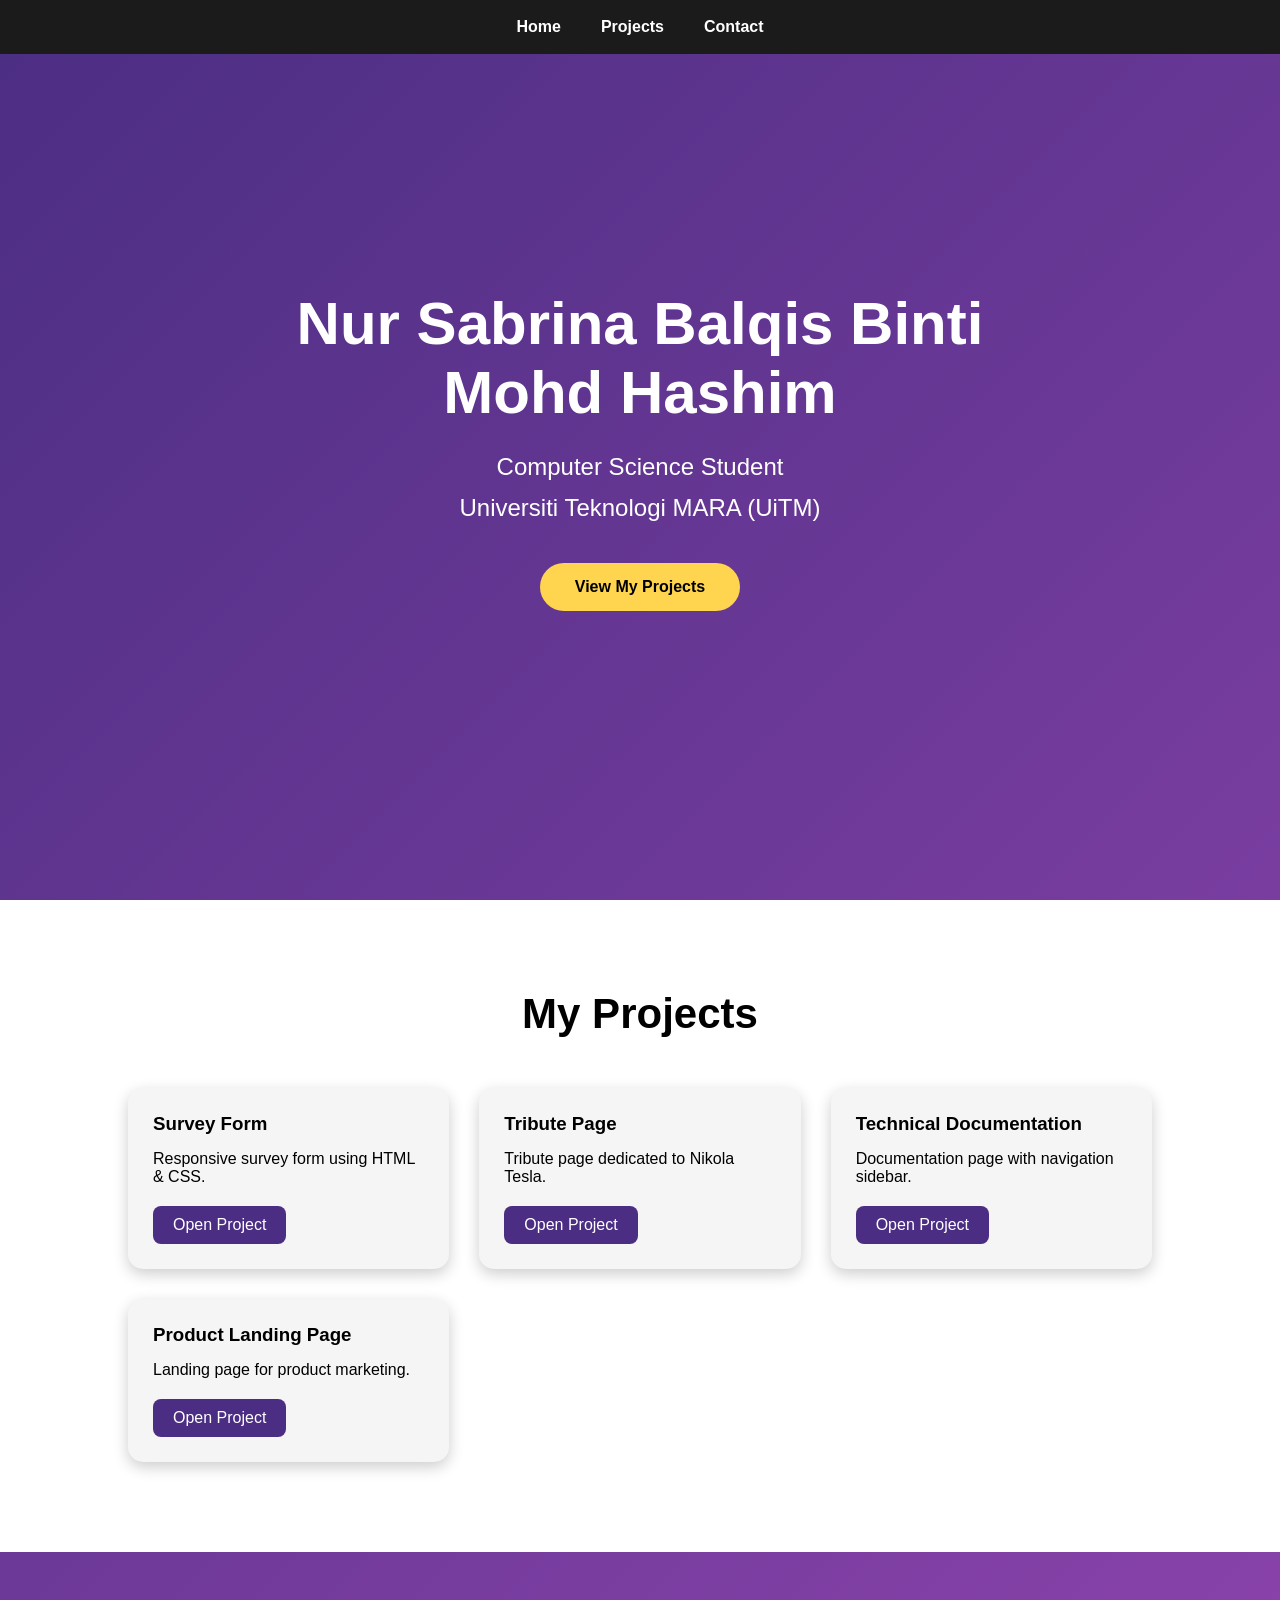
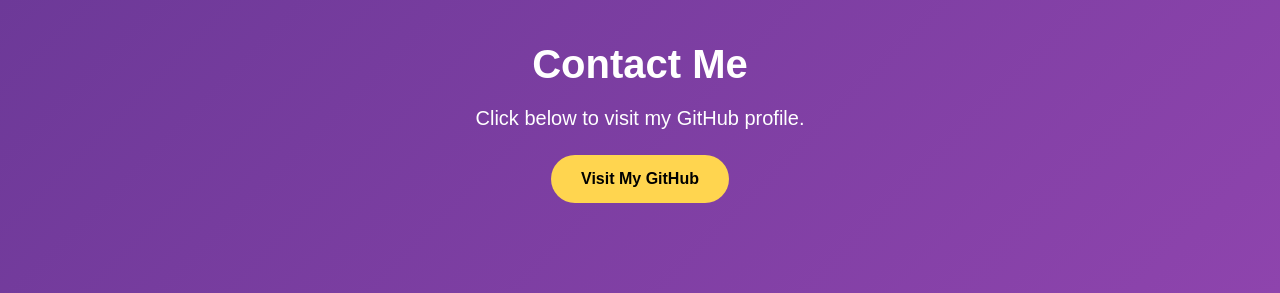
<file: 2024631366_Build a Personal Portfolio Page/index.html>
<!DOCTYPE html>
<html lang="en">
<head>
<meta charset="UTF-8">
<meta name="viewport" content="width=device-width, initial-scale=1.0">
<title>Sabrina Portfolio</title>

<link rel="stylesheet" href="styles.css">
</head>

<body>

<nav id="navbar">
    <a href="#welcome-section">Home</a>
    <a href="#project-section">Projects</a>
    <a href="#contact">Contact</a>
</nav>

<section id="welcome-section">

<div class="hero">

<h1>Nur Sabrina Balqis Binti Mohd Hashim</h1>

<p>
Computer Science Student <br>
Universiti Teknologi MARA (UiTM)
</p>

<a class="btn" href="#project-section">
View My Projects
</a>

</div>

</section>

<section id="project-section">

<h2>My Projects</h2>

<div class="projects">

<div class="project-tile">
<h3>Survey Form</h3>
<p>Responsive survey form using HTML & CSS.</p>

<a href="https://www.freecodecamp.org/" target="_blank">
Open Project
</a>

</div>

<div class="project-tile">
<h3>Tribute Page</h3>
<p>Tribute page dedicated to Nikola Tesla.</p>

<a href="https://www.freecodecamp.org/" target="_blank">
Open Project
</a>

</div>

<div class="project-tile">
<h3>Technical Documentation</h3>
<p>Documentation page with navigation sidebar.</p>

<a href="https://www.freecodecamp.org/" target="_blank">
Open Project
</a>

</div>

<div class="project-tile">
<h3>Product Landing Page</h3>
<p>Landing page for product marketing.</p>

<a href="https://www.freecodecamp.org/" target="_blank">
Open Project
</a>

</div>

</div>

</section>

<section id="contact">

<h2>Contact Me</h2>

<p>
Click below to visit my GitHub profile.
</p>

<a
id="profile-link"
href="https://github.com/sabrinahashim"
target="_blank">

Visit My GitHub

</a>

</section>

</body>
</html>
</file>
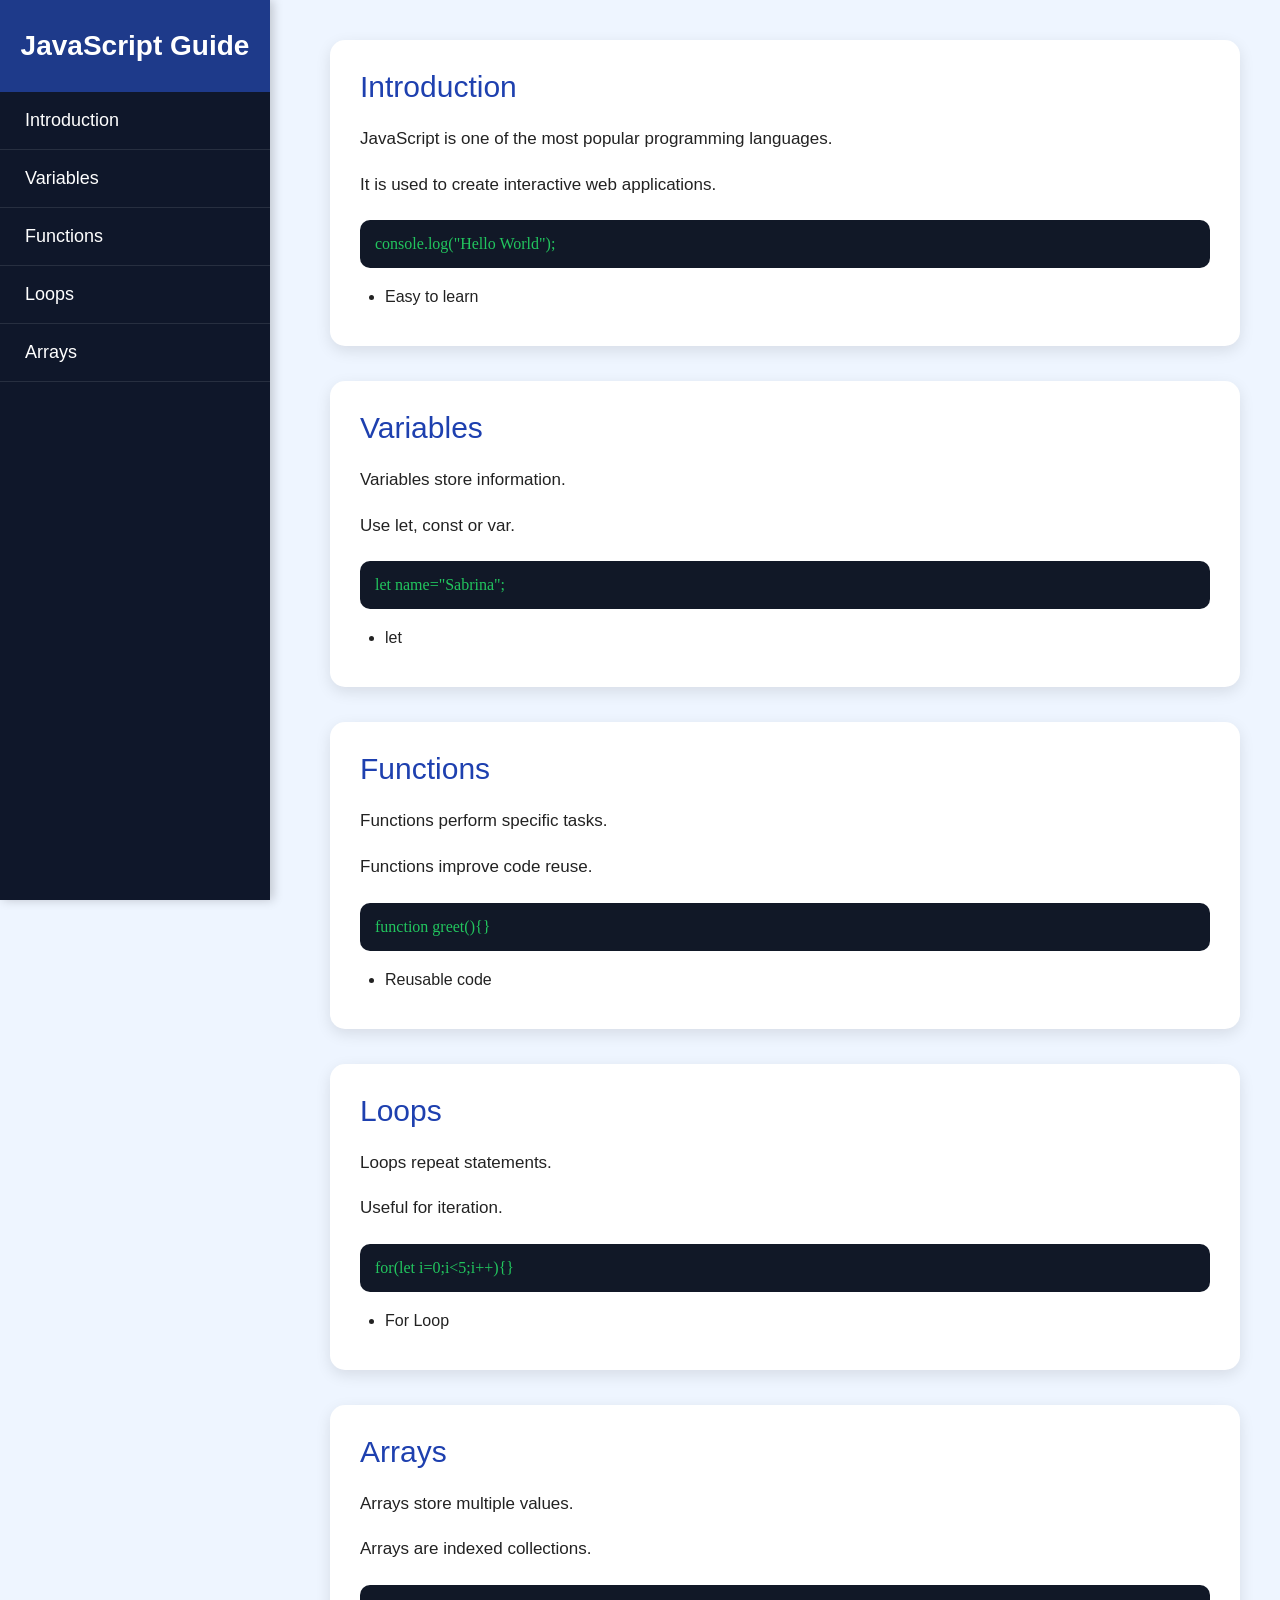
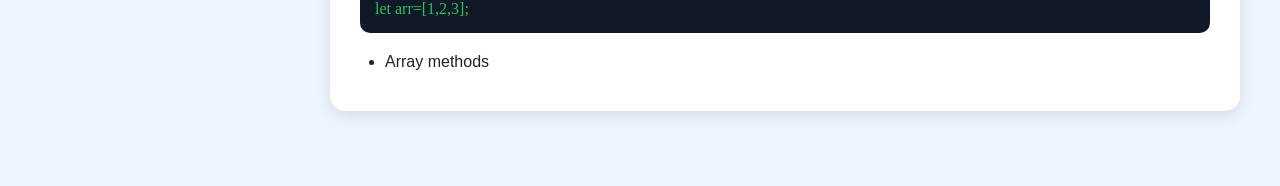
<file: 2024631366_Build a Technical Documentation Page/index.html>
<!DOCTYPE html>
<html lang="en">
<head>
<meta charset="UTF-8">
<meta name="viewport" content="width=device-width, initial-scale=1.0">
<title>JavaScript Documentation</title>
<link rel="stylesheet" href="styles.css">
</head>

<body>

<nav id="navbar">
    <header>JavaScript Guide</header>

    <a class="nav-link" href="#Introduction">Introduction</a>
    <a class="nav-link" href="#Variables">Variables</a>
    <a class="nav-link" href="#Functions">Functions</a>
    <a class="nav-link" href="#Loops">Loops</a>
    <a class="nav-link" href="#Arrays">Arrays</a>
</nav>

<main id="main-doc">

<section class="main-section" id="Introduction">
<header>Introduction</header>

<p>JavaScript is one of the most popular programming languages.</p>
<p>It is used to create interactive web applications.</p>

<code>console.log("Hello World");</code>

<ul>
<li>Easy to learn</li>
</ul>

</section>

<section class="main-section" id="Variables">
<header>Variables</header>

<p>Variables store information.</p>
<p>Use let, const or var.</p>

<code>let name="Sabrina";</code>

<ul>
<li>let</li>
</ul>

</section>

<section class="main-section" id="Functions">
<header>Functions</header>

<p>Functions perform specific tasks.</p>
<p>Functions improve code reuse.</p>

<code>function greet(){}</code>

<ul>
<li>Reusable code</li>
</ul>

</section>

<section class="main-section" id="Loops">
<header>Loops</header>

<p>Loops repeat statements.</p>
<p>Useful for iteration.</p>

<code>for(let i=0;i&lt;5;i++){}</code>

<ul>
<li>For Loop</li>
</ul>

</section>

<section class="main-section" id="Arrays">
<header>Arrays</header>

<p>Arrays store multiple values.</p>
<p>Arrays are indexed collections.</p>

<code>let arr=[1,2,3];</code>

<ul>
<li>Array methods</li>
</ul>

</section>

</main>

</body>
</html>
</file>
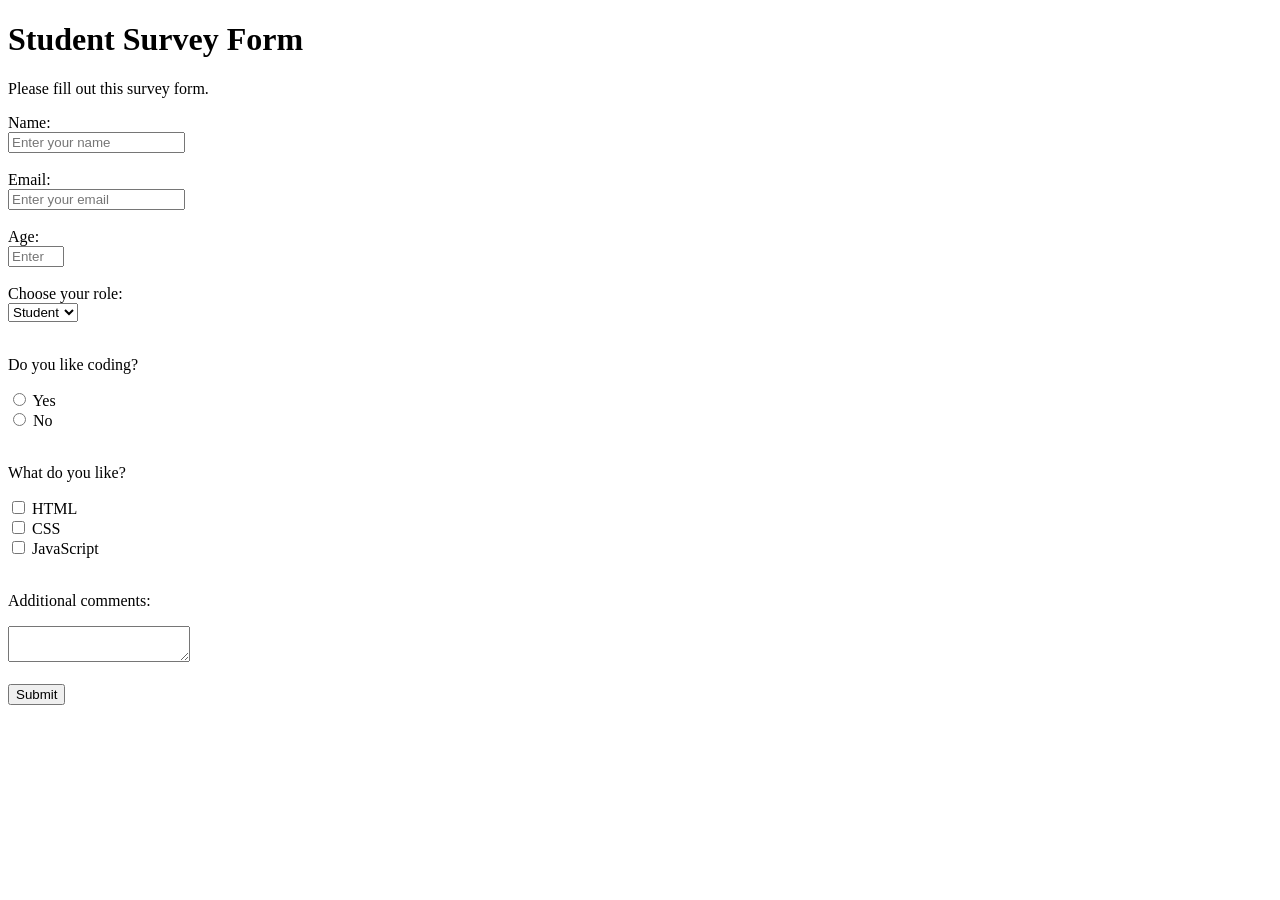
<file: 2024631366_SurveyForm/index.html>
<!DOCTYPE html>
<html lang="en">
<head>
  <meta charset="UTF-8">
  <title>Survey Form</title>
</head>

<body>

  <h1 id="title">Student Survey Form</h1>

  <p id="description">
    Please fill out this survey form.
  </p>

  <form id="survey-form">

    <!-- Name -->
    <label id="name-label">Name:</label><br>
    <input 
      type="text" 
      id="name" 
      placeholder="Enter your name" 
      required><br><br>

    <!-- Email -->
    <label id="email-label">Email:</label><br>
    <input 
      type="email" 
      id="email" 
      placeholder="Enter your email" 
      required><br><br>

    <!-- Number -->
    <label id="number-label">Age:</label><br>
    <input 
      type="number" 
      id="number" 
      placeholder="Enter your age" 
      min="10" 
      max="100"><br><br>

    <!-- Dropdown -->
    <label>Choose your role:</label><br>
    <select id="dropdown">
      <option value="student">Student</option>
      <option value="teacher">Teacher</option>
    </select><br><br>

    <!-- Radio -->
    <p>Do you like coding?</p>
    <input type="radio" name="coding" value="yes"> Yes<br>
    <input type="radio" name="coding" value="no"> No<br><br>

    <!-- Checkbox -->
    <p>What do you like?</p>
    <input type="checkbox" value="html"> HTML<br>
    <input type="checkbox" value="css"> CSS<br>
    <input type="checkbox" value="js"> JavaScript<br><br>

    <!-- Textarea -->
    <p>Additional comments:</p>
    <textarea></textarea><br><br>

    <!-- Submit -->
    <button id="submit" type="submit">Submit</button>

  </form>

</body>
</html>
</file>
<file: 2024631366_Build a Personal Portfolio Page/styles.css>
*{
margin:0;
padding:0;
box-sizing:border-box;
scroll-behavior:smooth;
font-family:Arial, Helvetica, sans-serif;
}

body{
background:linear-gradient(135deg,#4b2e83,#8e44ad);
color:white;
}

/* NAVBAR */

#navbar{

position:fixed;
top:0;
left:0;

width:100%;

display:flex;
justify-content:center;
gap:40px;

padding:18px;

background:#1b1b1b;

z-index:999;

}

#navbar a{

color:white;
text-decoration:none;
font-weight:bold;
transition:.3s;

}

#navbar a:hover{

color:#FFD54F;

}

/* HERO */

#welcome-section{

height:100vh;

display:flex;

justify-content:center;

align-items:center;

text-align:center;

padding:20px;

}

.hero{

max-width:700px;

}

.hero h1{

font-size:60px;

margin-bottom:20px;

}

.hero p{

font-size:24px;

line-height:1.7;

margin-bottom:35px;

}

.btn{

display:inline-block;

padding:15px 35px;

background:#FFD54F;

color:black;

font-weight:bold;

border-radius:50px;

text-decoration:none;

transition:.3s;

}

.btn:hover{

transform:scale(1.08);

background:white;

}

/* PROJECT */

#project-section{

padding:90px 10%;

background:white;

color:black;

}

#project-section h2{

text-align:center;

font-size:42px;

margin-bottom:50px;

}

.projects{

display:grid;

grid-template-columns:repeat(auto-fit,minmax(260px,1fr));

gap:30px;

}

.project-tile{

background:#f5f5f5;

padding:25px;

border-radius:15px;

box-shadow:0 5px 15px rgba(0,0,0,.2);

transition:.3s;

}

.project-tile:hover{

transform:translateY(-10px);

}

.project-tile h3{

margin-bottom:15px;

}

.project-tile p{

margin-bottom:20px;

}

.project-tile a{

display:inline-block;

padding:10px 20px;

background:#4b2e83;

color:white;

text-decoration:none;

border-radius:8px;

}

/* CONTACT */

#contact{

padding:90px 20px;

text-align:center;

}

#contact h2{

font-size:40px;

margin-bottom:20px;

}

#contact p{

margin-bottom:25px;

font-size:20px;

}

#profile-link{

display:inline-block;

padding:15px 30px;

background:#FFD54F;

color:black;

text-decoration:none;

border-radius:40px;

font-weight:bold;

}

#profile-link:hover{

background:white;

}

/* RESPONSIVE */

@media(max-width:768px){

.hero h1{

font-size:40px;

}

.hero p{

font-size:20px;

}

#navbar{

gap:20px;

}

}
</file>
<file: 2024631366_Build a Technical Documentation Page/styles.css>
*{
margin:0;
padding:0;
box-sizing:border-box;
font-family:Arial,Helvetica,sans-serif;
scroll-behavior:smooth;
}

body{
background:#eef5ff;
color:#222;
}

#navbar{
position:fixed;
left:0;
top:0;
width:270px;
height:100vh;
background:#0f172a;
overflow-y:auto;
box-shadow:3px 0 10px rgba(0,0,0,.2);
}

#navbar header{
color:white;
font-size:28px;
font-weight:bold;
padding:30px 20px;
text-align:center;
background:#1e3a8a;
}

.nav-link{
display:block;
padding:18px 25px;
text-decoration:none;
color:white;
font-size:18px;
border-bottom:1px solid rgba(255,255,255,.1);
transition:.3s;
}

.nav-link:hover{
background:#2563eb;
padding-left:35px;
}

#main-doc{
margin-left:290px;
padding:40px;
}

.main-section{
background:white;
margin-bottom:35px;
padding:30px;
border-radius:15px;
box-shadow:0 5px 15px rgba(0,0,0,.1);
}

.main-section header{
font-size:30px;
margin-bottom:20px;
color:#1e40af;
}

.main-section p{
line-height:1.8;
margin:15px 0;
font-size:17px;
}

.main-section li{
margin-left:25px;
margin-bottom:10px;
}

code{
display:block;
background:#111827;
color:#22c55e;
padding:15px;
border-radius:10px;
margin:20px 0;
font-family:Consolas;
overflow:auto;
}

@media(max-width:768px){

#navbar{
position:relative;
width:100%;
height:auto;
}

#main-doc{
margin-left:0;
padding:20px;
}

}
</file>
